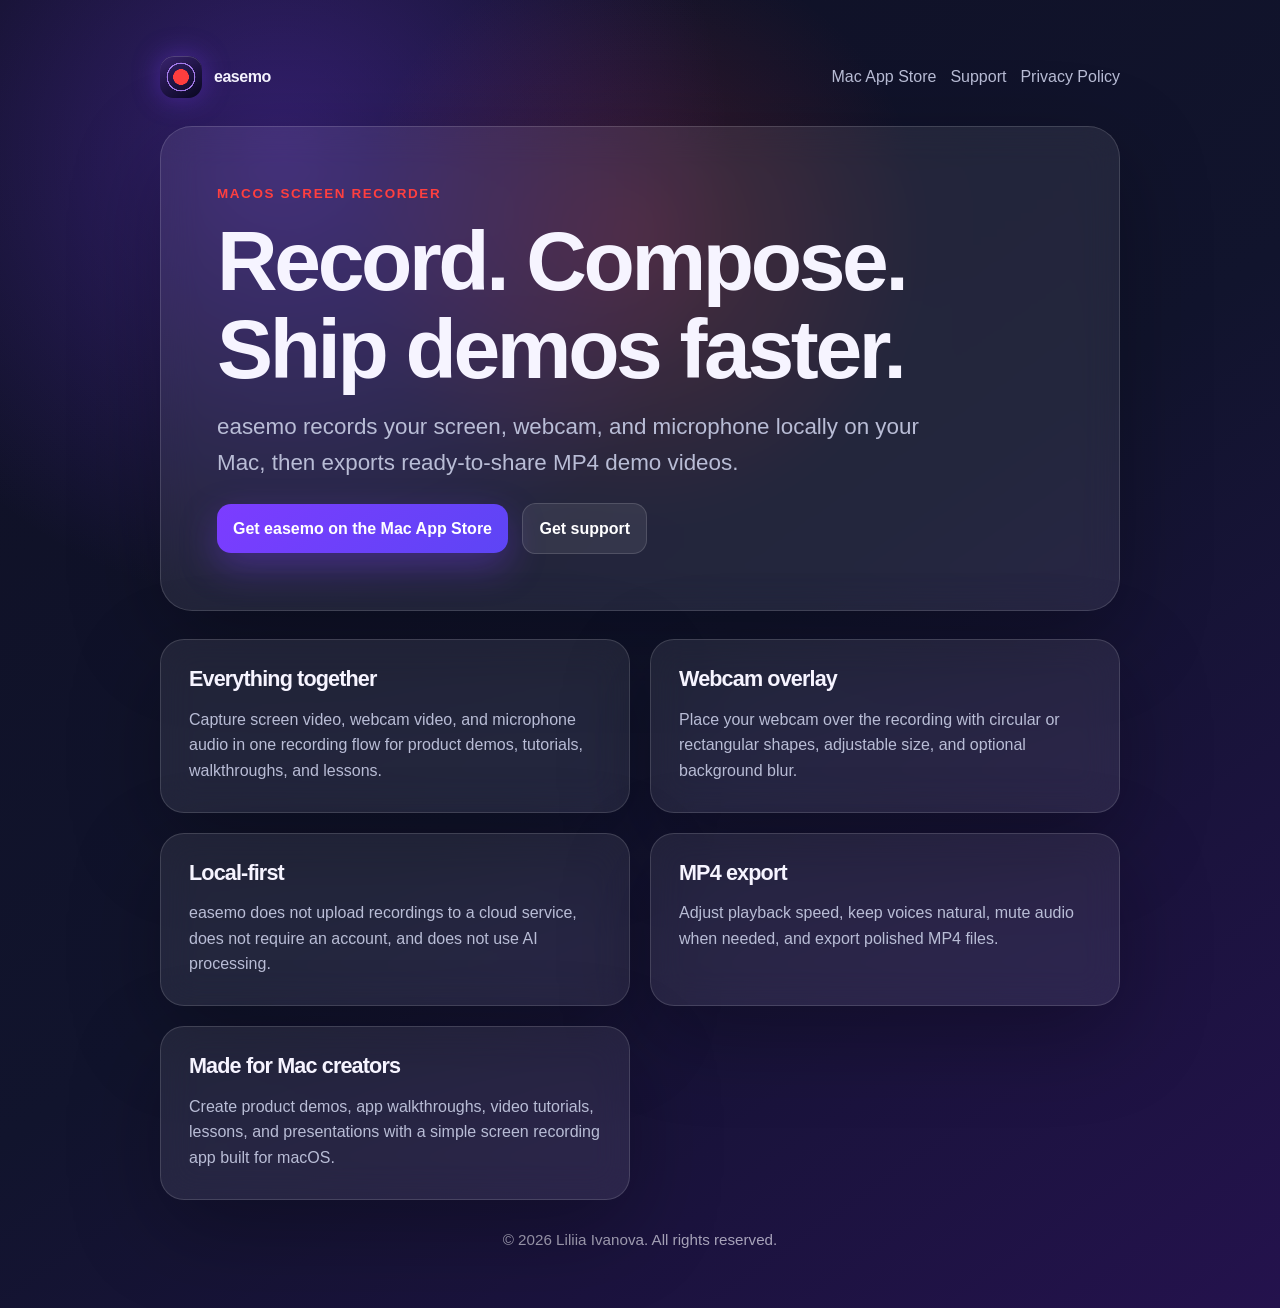
<file: docs/index.html>
<!doctype html>
<html lang="en">
<head>
  <meta charset="utf-8">
  <meta name="viewport" content="width=device-width, initial-scale=1">
  <title>easemo - Local Screen Recording for Mac</title>
  <meta
    name="description"
    content="easemo is a private, local-first macOS app for recording screen, webcam, and microphone into polished MP4 demo videos."
  >
  <meta name="robots" content="index, follow">
  <link rel="canonical" href="https://lilyok.github.io/easemo/">
  <meta property="og:type" content="website">
  <meta property="og:title" content="easemo - Local Screen Recording for Mac">
  <meta
    property="og:description"
    content="Record your screen, webcam, and microphone locally on your Mac, then export polished MP4 demo videos."
  >
  <meta property="og:url" content="https://lilyok.github.io/easemo/">
  <meta name="twitter:card" content="summary">
  <link rel="icon" type="image/png" href="./favicon.png">
  <link rel="stylesheet" href="./styles.css">
  <script type="application/ld+json">
    {
      "@context": "https://schema.org",
      "@type": "SoftwareApplication",
      "name": "easemo",
      "description": "A private, local-first screen, webcam, and microphone recorder for creating polished MP4 demo videos on Mac.",
      "applicationCategory": "MultimediaApplication",
      "operatingSystem": "macOS",
      "downloadUrl": "https://apps.apple.com/us/app/easemo/id6783882422",
      "sameAs": "https://apps.apple.com/us/app/easemo/id6783882422"
    }
  </script>
</head>
<body>
  <main>
    <nav aria-label="Main navigation">
      <a class="brand" href="./">
        <span class="icon" aria-hidden="true"></span>
        <span>easemo</span>
      </a>
      <div class="nav-links">
        <a href="https://apps.apple.com/us/app/easemo/id6783882422">Mac App Store</a>
        <a href="./support/">Support</a>
        <a href="./privacy/">Privacy Policy</a>
      </div>
    </nav>

    <section class="hero">
      <p class="eyebrow">macOS screen recorder</p>
      <h1>Record. Compose. Ship demos faster.</h1>
      <p class="lead">
        easemo records your screen, webcam, and microphone locally on your Mac,
        then exports ready-to-share MP4 demo videos.
      </p>
      <a class="button" href="https://apps.apple.com/us/app/easemo/id6783882422">
        Get easemo on the Mac App Store
      </a>
      <a class="button secondary" href="./support/">Get support</a>
    </section>

    <section class="grid" aria-label="easemo features">
      <div class="card">
        <h2>Everything together</h2>
        <p>
          Capture screen video, webcam video, and microphone audio in one
          recording flow for product demos, tutorials, walkthroughs, and lessons.
        </p>
      </div>

      <div class="card">
        <h2>Webcam overlay</h2>
        <p>
          Place your webcam over the recording with circular or rectangular
          shapes, adjustable size, and optional background blur.
        </p>
      </div>

      <div class="card">
        <h2>Local-first</h2>
        <p>
          easemo does not upload recordings to a cloud service, does not require
          an account, and does not use AI processing.
        </p>
      </div>

      <div class="card">
        <h2>MP4 export</h2>
        <p>
          Adjust playback speed, keep voices natural, mute audio when needed,
          and export polished MP4 files.
        </p>
      </div>

      <div class="card">
        <h2>Made for Mac creators</h2>
        <p>
          Create product demos, app walkthroughs, video tutorials, lessons, and
          presentations with a simple screen recording app built for macOS.
        </p>
      </div>
    </section>

    <footer>
      &copy; 2026 Liliia Ivanova. All rights reserved.
    </footer>
  </main>
</body>
</html>
</file>
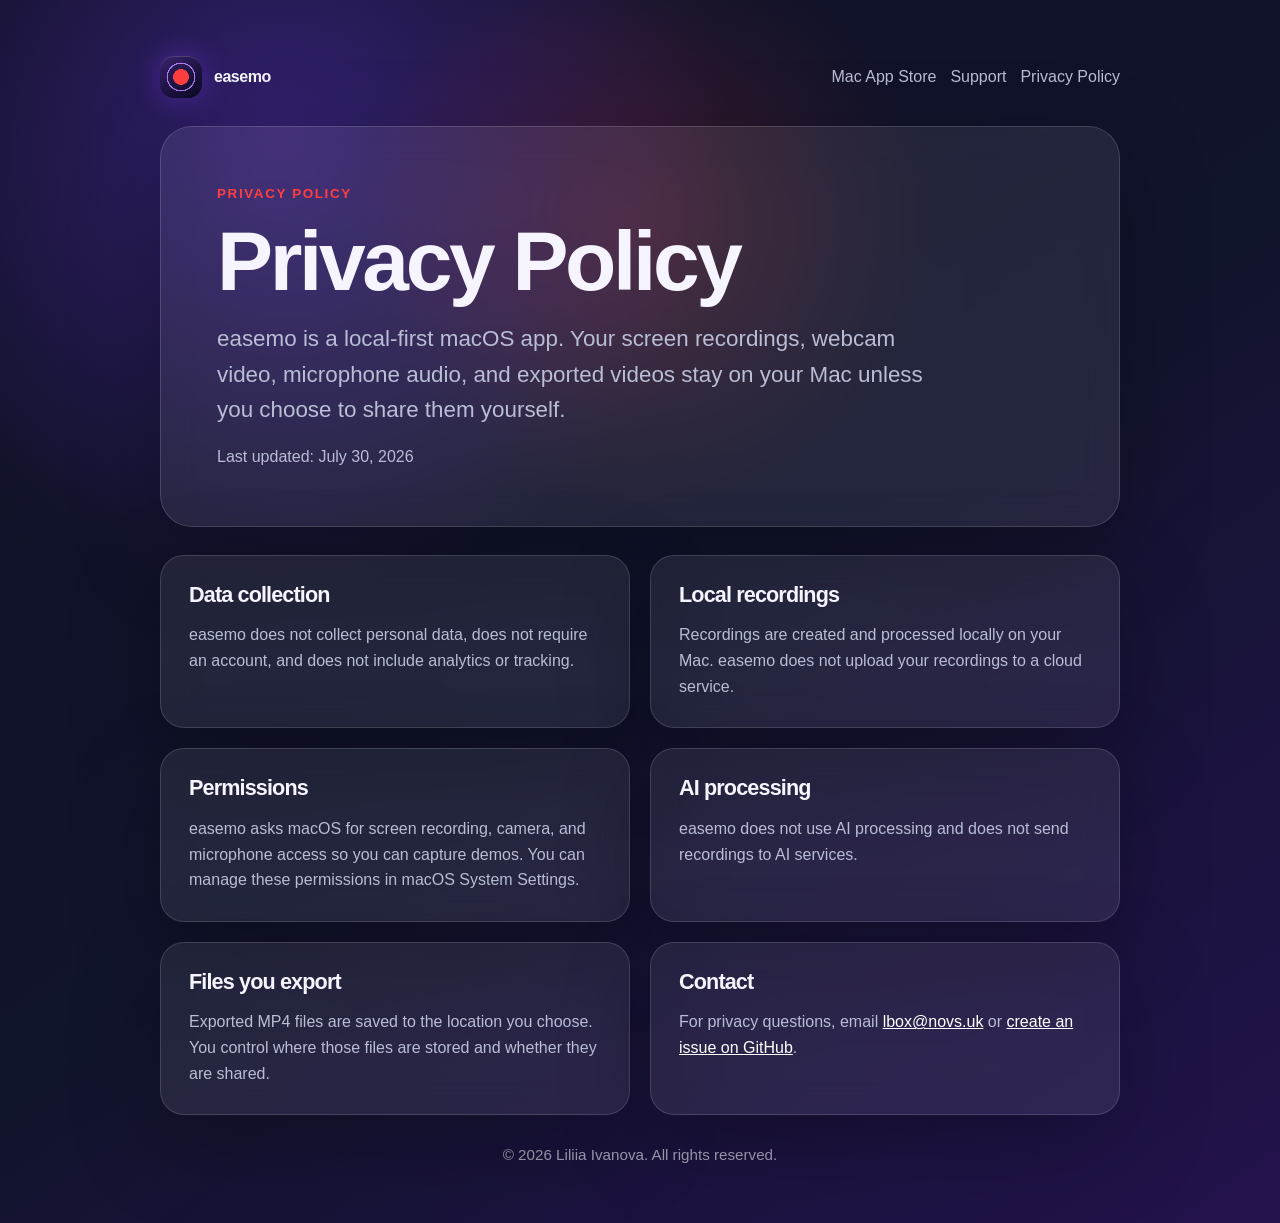
<file: docs/privacy/index.html>
<!doctype html>
<html lang="en">
<head>
  <meta charset="utf-8">
  <meta name="viewport" content="width=device-width, initial-scale=1">
  <title>easemo Privacy Policy</title>
  <meta
    name="description"
    content="Privacy policy for easemo, a local-first screen recording app for macOS."
  >
  <link rel="icon" type="image/png" href="../favicon.png">
  <link rel="stylesheet" href="../styles.css">
</head>
<body>
  <main>
    <nav aria-label="Main navigation">
      <a class="brand" href="../">
        <span class="icon" aria-hidden="true"></span>
        <span>easemo</span>
      </a>
      <div class="nav-links">
        <a href="https://apps.apple.com/us/app/easemo/id6783882422">Mac App Store</a>
        <a href="../support/">Support</a>
        <a href="../privacy/">Privacy Policy</a>
      </div>
    </nav>

    <section class="hero">
      <p class="eyebrow">Privacy Policy</p>
      <h1>Privacy Policy</h1>
      <p class="lead">
        easemo is a local-first macOS app. Your screen recordings, webcam video,
        microphone audio, and exported videos stay on your Mac unless you choose
        to share them yourself.
      </p>
      <p>Last updated: July 30, 2026</p>
    </section>

    <section class="grid" aria-label="Privacy policy details">
      <div class="card">
        <h2>Data collection</h2>
        <p>
          easemo does not collect personal data, does not require an account,
          and does not include analytics or tracking.
        </p>
      </div>

      <div class="card">
        <h2>Local recordings</h2>
        <p>
          Recordings are created and processed locally on your Mac. easemo does
          not upload your recordings to a cloud service.
        </p>
      </div>

      <div class="card">
        <h2>Permissions</h2>
        <p>
          easemo asks macOS for screen recording, camera, and microphone access
          so you can capture demos. You can manage these permissions in macOS
          System Settings.
        </p>
      </div>

      <div class="card">
        <h2>AI processing</h2>
        <p>
          easemo does not use AI processing and does not send recordings to AI
          services.
        </p>
      </div>

      <div class="card">
        <h2>Files you export</h2>
        <p>
          Exported MP4 files are saved to the location you choose. You control
          where those files are stored and whether they are shared.
        </p>
      </div>

      <div class="card">
        <h2>Contact</h2>
        <p>
          For privacy questions, email
          <a href="mailto:lbox@novs.uk">lbox@novs.uk</a> or
          <a href="https://github.com/lilyok/easemo/issues">create an issue on GitHub</a>.
        </p>
      </div>
    </section>

    <footer>
      &copy; 2026 Liliia Ivanova. All rights reserved.
    </footer>
  </main>
</body>
</html>
</file>
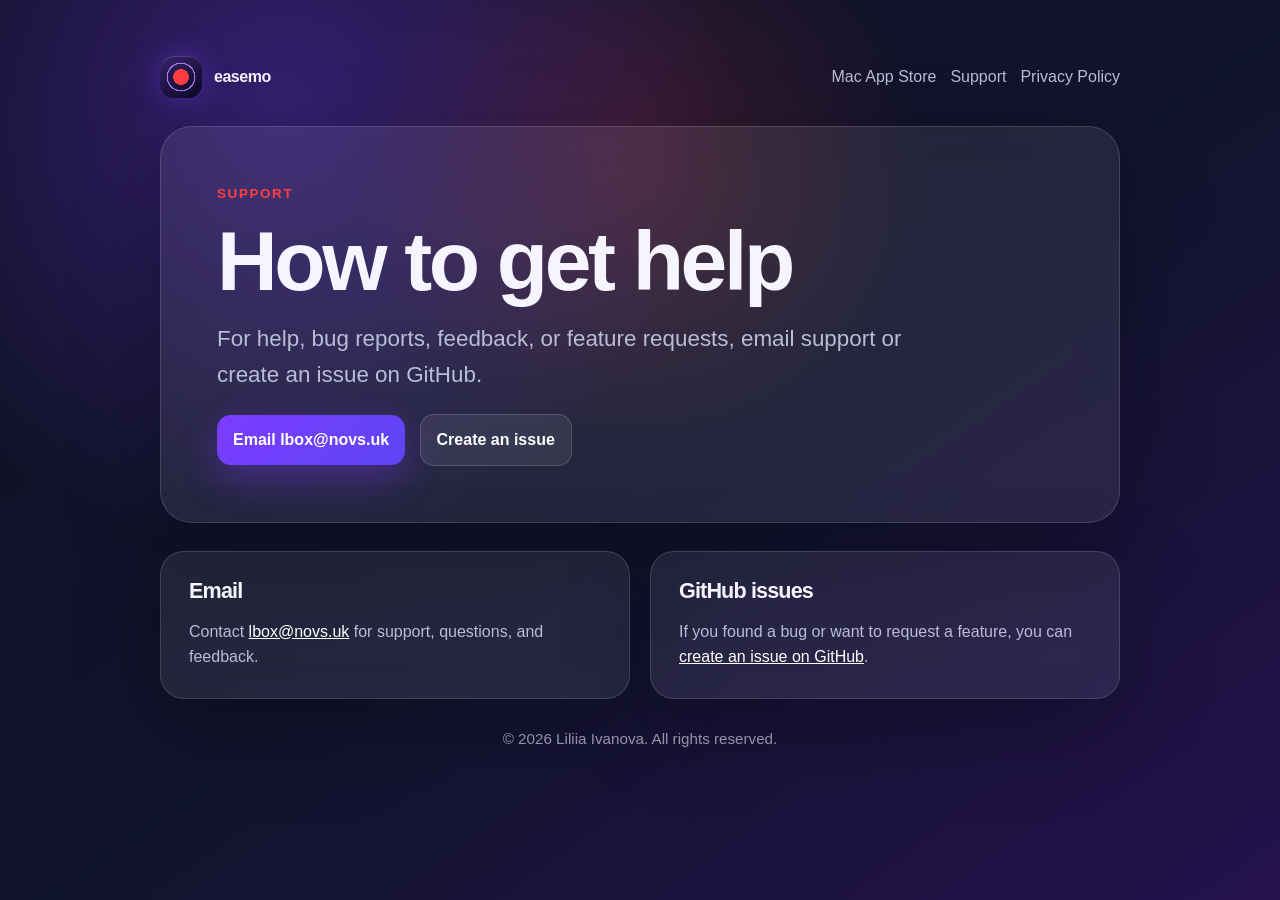
<file: docs/support/index.html>
<!doctype html>
<html lang="en">
<head>
  <meta charset="utf-8">
  <meta name="viewport" content="width=device-width, initial-scale=1">
  <title>easemo Support</title>
  <meta
    name="description"
    content="Contact support for easemo, a local-first screen recording app for macOS."
  >
  <link rel="icon" type="image/png" href="../favicon.png">
  <link rel="stylesheet" href="../styles.css">
</head>
<body>
  <main>
    <nav aria-label="Main navigation">
      <a class="brand" href="../">
        <span class="icon" aria-hidden="true"></span>
        <span>easemo</span>
      </a>
      <div class="nav-links">
        <a href="https://apps.apple.com/us/app/easemo/id6783882422">Mac App Store</a>
        <a href="../support/">Support</a>
        <a href="../privacy/">Privacy Policy</a>
      </div>
    </nav>

    <section class="hero">
      <p class="eyebrow">Support</p>
      <h1>How to get help</h1>
      <p class="lead">
        For help, bug reports, feedback, or feature requests, email support or
        create an issue on GitHub.
      </p>
      <a class="button" href="mailto:lbox@novs.uk?subject=easemo%20Support">
        Email lbox@novs.uk
      </a>
      <a class="button secondary" href="https://github.com/lilyok/easemo/issues">
        Create an issue
      </a>
    </section>

    <section class="grid" aria-label="Support information">
      <div class="card">
        <h2>Email</h2>
        <p>
          Contact <a href="mailto:lbox@novs.uk">lbox@novs.uk</a> for support,
          questions, and feedback.
        </p>
      </div>

      <div class="card">
        <h2>GitHub issues</h2>
        <p>
          If you found a bug or want to request a feature, you can
          <a href="https://github.com/lilyok/easemo/issues">create an issue on GitHub</a>.
        </p>
      </div>
    </section>

    <footer>
      &copy; 2026 Liliia Ivanova. All rights reserved.
    </footer>
  </main>
</body>
</html>
</file>
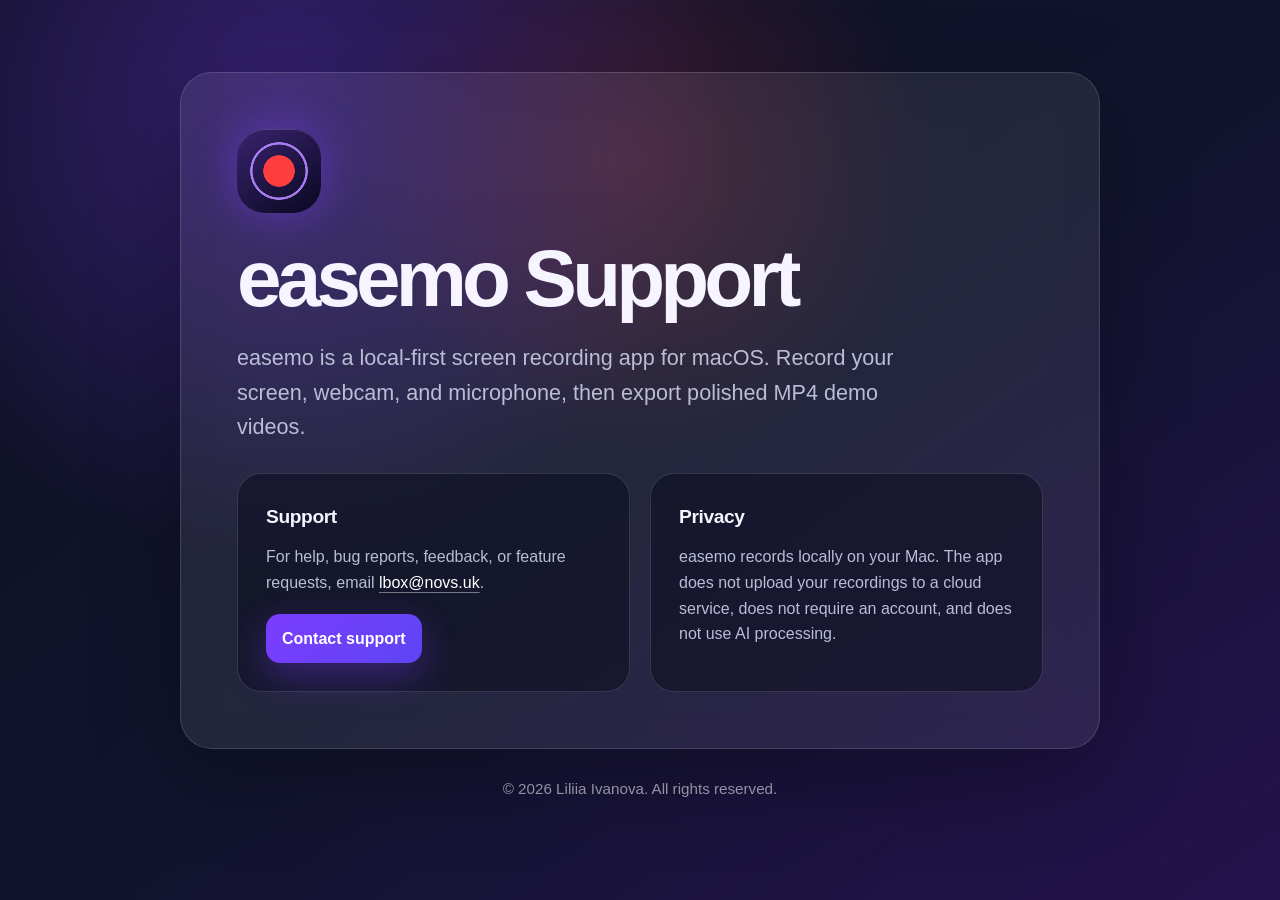
<file: easemo/docs/index.html>
<!doctype html>
<html lang="en">
<head>
  <meta charset="utf-8">
  <meta name="viewport" content="width=device-width, initial-scale=1">
  <title>easemo Support</title>
  <meta
    name="description"
    content="Support and privacy information for easemo, a local-first screen recording app for macOS."
  >
  <style>
    :root {
      color-scheme: dark;
      --bg: #0f1024;
      --bg-soft: #181a33;
      --card: rgba(255, 255, 255, 0.08);
      --card-border: rgba(255, 255, 255, 0.14);
      --text: #f6f4ff;
      --muted: #b9bdd6;
      --accent: #7c3cff;
      --accent-2: #ff3f3f;
    }

    * {
      box-sizing: border-box;
    }

    body {
      margin: 0;
      min-height: 100vh;
      font-family: -apple-system, BlinkMacSystemFont, "Segoe UI", sans-serif;
      color: var(--text);
      background:
        radial-gradient(circle at 50% 18%, rgba(255, 63, 63, 0.18), transparent 18rem),
        radial-gradient(circle at 22% 12%, rgba(124, 60, 255, 0.34), transparent 28rem),
        linear-gradient(145deg, var(--bg), #11142d 52%, #24124d);
      line-height: 1.6;
    }

    main {
      width: min(920px, calc(100% - 40px));
      margin: 0 auto;
      padding: 72px 0;
    }

    .hero {
      padding: 56px;
      border: 1px solid var(--card-border);
      border-radius: 32px;
      background: var(--card);
      box-shadow: 0 28px 90px rgba(0, 0, 0, 0.28);
      backdrop-filter: blur(18px);
    }

    .icon {
      width: 84px;
      height: 84px;
      margin-bottom: 28px;
      border-radius: 28px;
      background:
        radial-gradient(circle at 50% 50%, var(--accent-2) 0 26%, transparent 27%),
        radial-gradient(circle at 50% 50%, transparent 0 44%, rgba(180, 136, 255, 0.9) 45% 48%, transparent 49%),
        linear-gradient(145deg, #39236f, #090820);
      box-shadow:
        0 0 42px rgba(124, 60, 255, 0.46),
        inset 0 1px 0 rgba(255, 255, 255, 0.16);
    }

    h1 {
      margin: 0;
      font-size: clamp(2.5rem, 7vw, 5rem);
      letter-spacing: -0.06em;
      line-height: 0.95;
    }

    .tagline {
      max-width: 680px;
      margin: 24px 0 0;
      color: var(--muted);
      font-size: clamp(1.1rem, 2.4vw, 1.35rem);
    }

    .grid {
      display: grid;
      grid-template-columns: repeat(2, minmax(0, 1fr));
      gap: 20px;
      margin-top: 28px;
    }

    section {
      padding: 28px;
      border: 1px solid var(--card-border);
      border-radius: 24px;
      background: rgba(13, 15, 34, 0.58);
    }

    h2 {
      margin: 0 0 12px;
      font-size: 1.2rem;
      letter-spacing: -0.02em;
    }

    p {
      margin: 0;
      color: var(--muted);
    }

    a {
      color: white;
      text-decoration-color: rgba(255, 255, 255, 0.42);
      text-underline-offset: 0.22em;
    }

    .button {
      display: inline-flex;
      align-items: center;
      margin-top: 18px;
      padding: 12px 16px;
      border-radius: 14px;
      color: white;
      background: linear-gradient(135deg, var(--accent), #5d45f5);
      text-decoration: none;
      font-weight: 700;
      box-shadow: 0 14px 36px rgba(124, 60, 255, 0.34);
    }

    footer {
      margin-top: 28px;
      color: rgba(246, 244, 255, 0.64);
      font-size: 0.95rem;
      text-align: center;
    }

    @media (max-width: 720px) {
      main {
        width: min(100% - 28px, 920px);
        padding: 32px 0;
      }

      .hero {
        padding: 32px;
        border-radius: 26px;
      }

      .grid {
        grid-template-columns: 1fr;
      }
    }
  </style>
</head>
<body>
  <main>
    <div class="hero">
      <div class="icon" aria-hidden="true"></div>
      <h1>easemo Support</h1>
      <p class="tagline">
        easemo is a local-first screen recording app for macOS. Record your
        screen, webcam, and microphone, then export polished MP4 demo videos.
      </p>

      <div class="grid">
        <section aria-labelledby="support-title">
          <h2 id="support-title">Support</h2>
          <p>
            For help, bug reports, feedback, or feature requests, email
            <a href="mailto:lbox@novs.uk">lbox@novs.uk</a>.
          </p>
          <a class="button" href="mailto:lbox@novs.uk?subject=easemo%20Support">
            Contact support
          </a>
        </section>

        <section aria-labelledby="privacy-title">
          <h2 id="privacy-title">Privacy</h2>
          <p>
            easemo records locally on your Mac. The app does not upload your
            recordings to a cloud service, does not require an account, and
            does not use AI processing.
          </p>
        </section>
      </div>
    </div>

    <footer>
      &copy; 2026 Liliia Ivanova. All rights reserved.
    </footer>
  </main>
</body>
</html>
</file>
<file: docs/styles.css>
:root {
  color-scheme: dark;
  --bg: #0f1024;
  --card: rgba(255, 255, 255, 0.08);
  --card-border: rgba(255, 255, 255, 0.14);
  --text: #f6f4ff;
  --muted: #b9bdd6;
  --accent: #7c3cff;
  --accent-2: #ff3f3f;
}

* {
  box-sizing: border-box;
}

body {
  margin: 0;
  min-height: 100vh;
  font-family: -apple-system, BlinkMacSystemFont, "Segoe UI", sans-serif;
  color: var(--text);
  background:
    radial-gradient(circle at 50% 18%, rgba(255, 63, 63, 0.18), transparent 18rem),
    radial-gradient(circle at 22% 12%, rgba(124, 60, 255, 0.34), transparent 28rem),
    linear-gradient(145deg, var(--bg), #11142d 52%, #24124d);
  line-height: 1.6;
}

main {
  width: min(960px, calc(100% - 40px));
  margin: 0 auto;
  padding: 56px 0;
}

nav {
  display: flex;
  justify-content: space-between;
  align-items: center;
  gap: 16px;
  margin-bottom: 28px;
}

.brand {
  display: inline-flex;
  align-items: center;
  gap: 12px;
  color: var(--text);
  font-weight: 800;
  text-decoration: none;
  letter-spacing: -0.03em;
}

.nav-links {
  display: flex;
  flex-wrap: wrap;
  gap: 14px;
}

.nav-links a {
  color: var(--muted);
  text-decoration: none;
}

.nav-links a:hover,
a {
  color: white;
}

.icon {
  width: 42px;
  height: 42px;
  border-radius: 14px;
  background:
    radial-gradient(circle at 50% 50%, var(--accent-2) 0 26%, transparent 27%),
    radial-gradient(circle at 50% 50%, transparent 0 44%, rgba(180, 136, 255, 0.9) 45% 48%, transparent 49%),
    linear-gradient(145deg, #39236f, #090820);
  box-shadow:
    0 0 28px rgba(124, 60, 255, 0.42),
    inset 0 1px 0 rgba(255, 255, 255, 0.16);
}

.hero,
.card {
  border: 1px solid var(--card-border);
  background: var(--card);
  box-shadow: 0 28px 90px rgba(0, 0, 0, 0.28);
  backdrop-filter: blur(18px);
}

.hero {
  padding: 56px;
  border-radius: 32px;
}

.card {
  padding: 28px;
  border-radius: 24px;
}

h1,
h2 {
  margin: 0;
  letter-spacing: -0.04em;
  line-height: 1.05;
}

h1 {
  font-size: clamp(2.6rem, 7vw, 5.25rem);
}

h2 {
  margin-bottom: 12px;
  font-size: 1.35rem;
}

p,
li {
  color: var(--muted);
}

p {
  margin: 16px 0 0;
}

ul {
  margin: 16px 0 0;
  padding-left: 1.25rem;
}

.lead {
  max-width: 720px;
  font-size: clamp(1.12rem, 2.4vw, 1.4rem);
}

.grid {
  display: grid;
  grid-template-columns: repeat(2, minmax(0, 1fr));
  gap: 20px;
  margin-top: 28px;
}

.button {
  display: inline-flex;
  align-items: center;
  margin-top: 22px;
  padding: 12px 16px;
  border-radius: 14px;
  color: white;
  background: linear-gradient(135deg, var(--accent), #5d45f5);
  text-decoration: none;
  font-weight: 700;
  box-shadow: 0 14px 36px rgba(124, 60, 255, 0.34);
}

.button + .button {
  margin-left: 10px;
}

.button.secondary {
  border: 1px solid var(--card-border);
  background: rgba(255, 255, 255, 0.08);
  box-shadow: none;
}

.eyebrow {
  margin: 0 0 12px;
  color: var(--accent-2);
  font-size: 0.84rem;
  font-weight: 800;
  letter-spacing: 0.12em;
  text-transform: uppercase;
}

footer {
  margin-top: 28px;
  color: rgba(246, 244, 255, 0.64);
  font-size: 0.95rem;
  text-align: center;
}

@media (max-width: 720px) {
  main {
    width: min(100% - 28px, 960px);
    padding: 32px 0;
  }

  nav {
    align-items: flex-start;
    flex-direction: column;
  }

  .hero {
    padding: 32px;
    border-radius: 26px;
  }

  .grid {
    grid-template-columns: 1fr;
  }

  .button + .button {
    margin-left: 0;
  }
}
</file>
